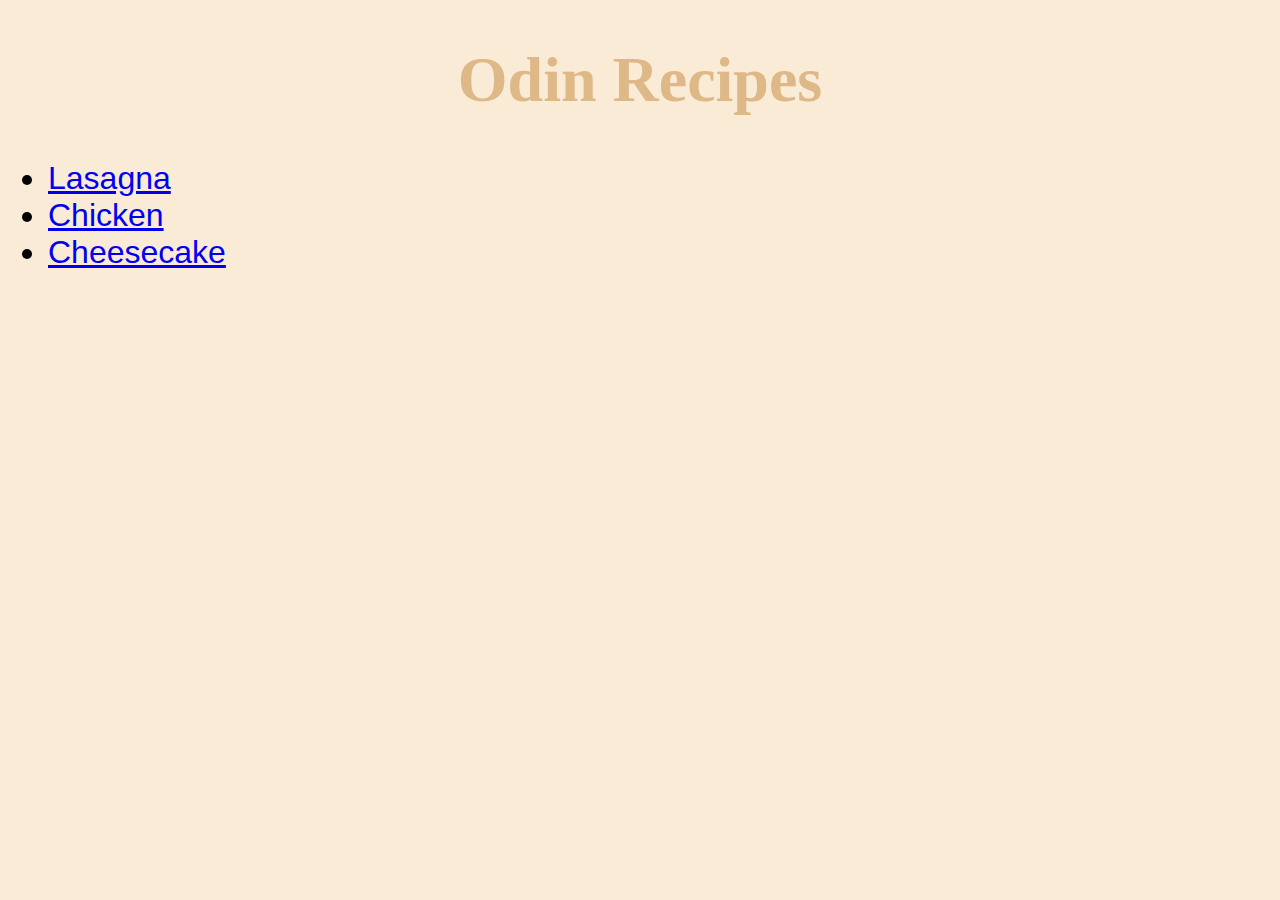
<file: index.html>
<!DOCTYPE html>
<html lang="en">
    <head>
        <meta charset="utf-8">
        <title>Odin Recipe</title>
        <link rel="stylesheet" href="style.css">
    </head>

    <body>
        <h1 class="title">Odin Recipes</h1>
        <ul id='main-list'>
            <li class='main-items'><a href="recipes/lasagna.html">Lasagna</a></li>
            <li class='main-items'><a href="recipes/chicken.html">Chicken</a></li>
            <li class='main-items'><a href="recipes/cheesecake.html">Cheesecake</a></li>
        </ul>
    </body>


</html>
</file>
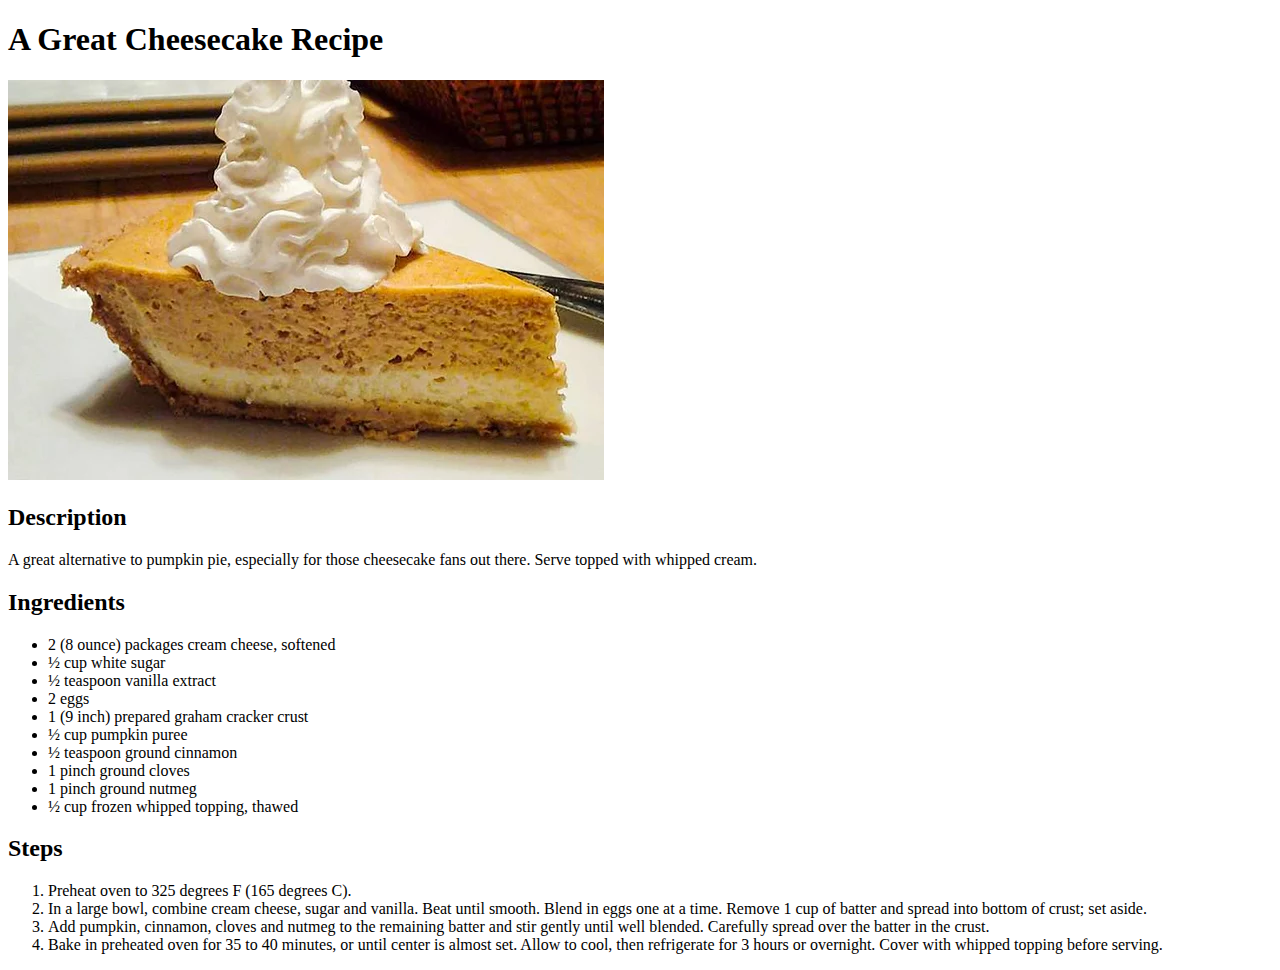
<file: cheesecake.html>
<!DOCTYPE html>
<html>
    <head>
        <meta charset="utf-8">
        <title>Recipes - Cheesecake</title>
    </head>

    <body>
        <h1>A Great Cheesecake Recipe</h1>

        <img src="img/cheesecake.jpg" alt="A Picture of Cheesecake">

        <h2>Description</h2>
        
        <p>A great alternative to pumpkin pie, especially for those cheesecake fans out there. Serve topped with whipped cream.</p>

        <h2>Ingredients</h2>

        <ul>
            <li>2 (8 ounce) packages cream cheese, softened </li>
            <li>½ cup white sugar </li>
            <li>½ teaspoon vanilla extract</li>
            <li>2 eggs</li>
            <li>1 (9 inch) prepared graham cracker crust</li>
            <li>½ cup pumpkin puree</li>
            <li>½ teaspoon ground cinnamon</li>
            <li>1 pinch ground cloves</li>
            <li>1 pinch ground nutmeg</li>
            <li>½ cup frozen whipped topping, thawed </li>

        </ul>

        <h2>Steps</h2>

        <ol>
            <li>Preheat oven to 325 degrees F (165 degrees C).</li>
            <li>In a large bowl, combine cream cheese, sugar and vanilla. Beat until smooth. Blend in eggs one at a time. Remove 1 cup of batter and spread into bottom of crust; set aside.</li>
            <li>Add pumpkin, cinnamon, cloves and nutmeg to the remaining batter and stir gently until well blended. Carefully spread over the batter in the crust.</li>
            <li>Bake in preheated oven for 35 to 40 minutes, or until center is almost set. Allow to cool, then refrigerate for 3 hours or overnight. Cover with whipped topping before serving.</li>
        </ol>
    </body>
</html>
</file>
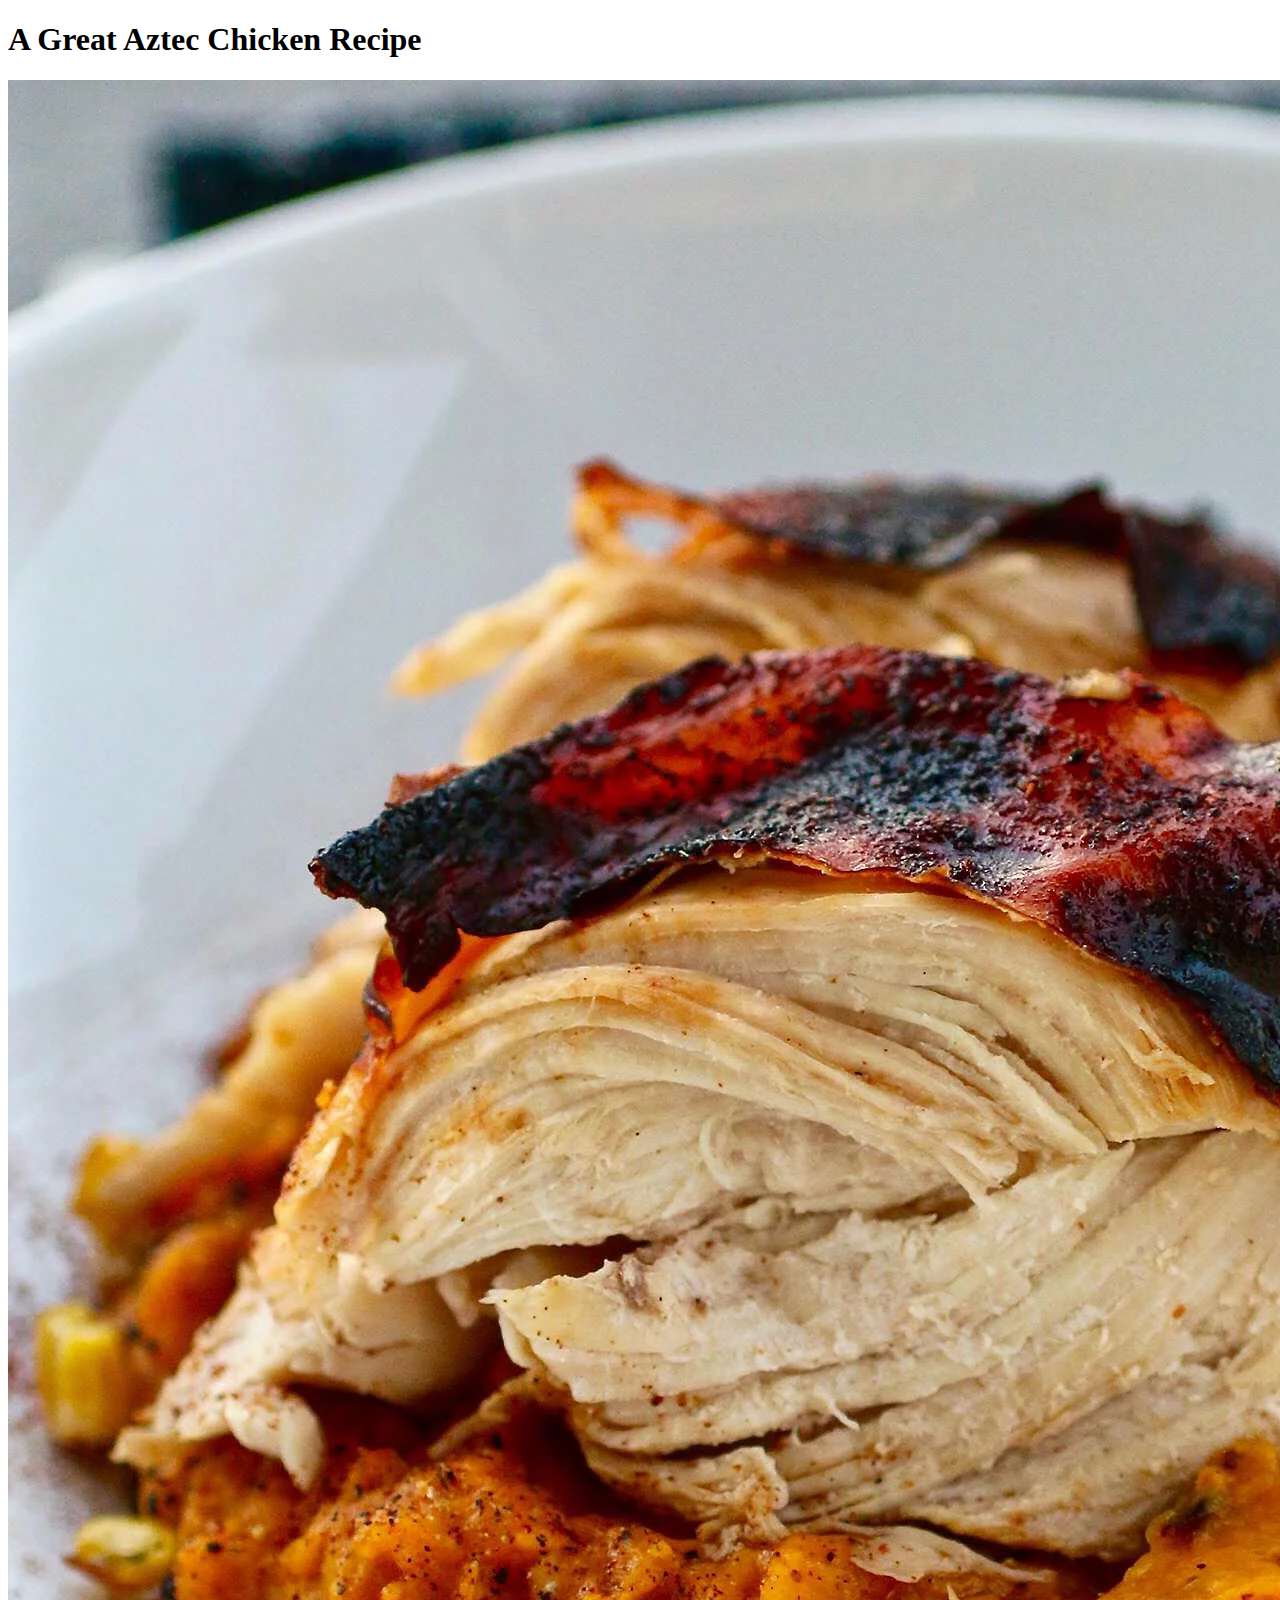
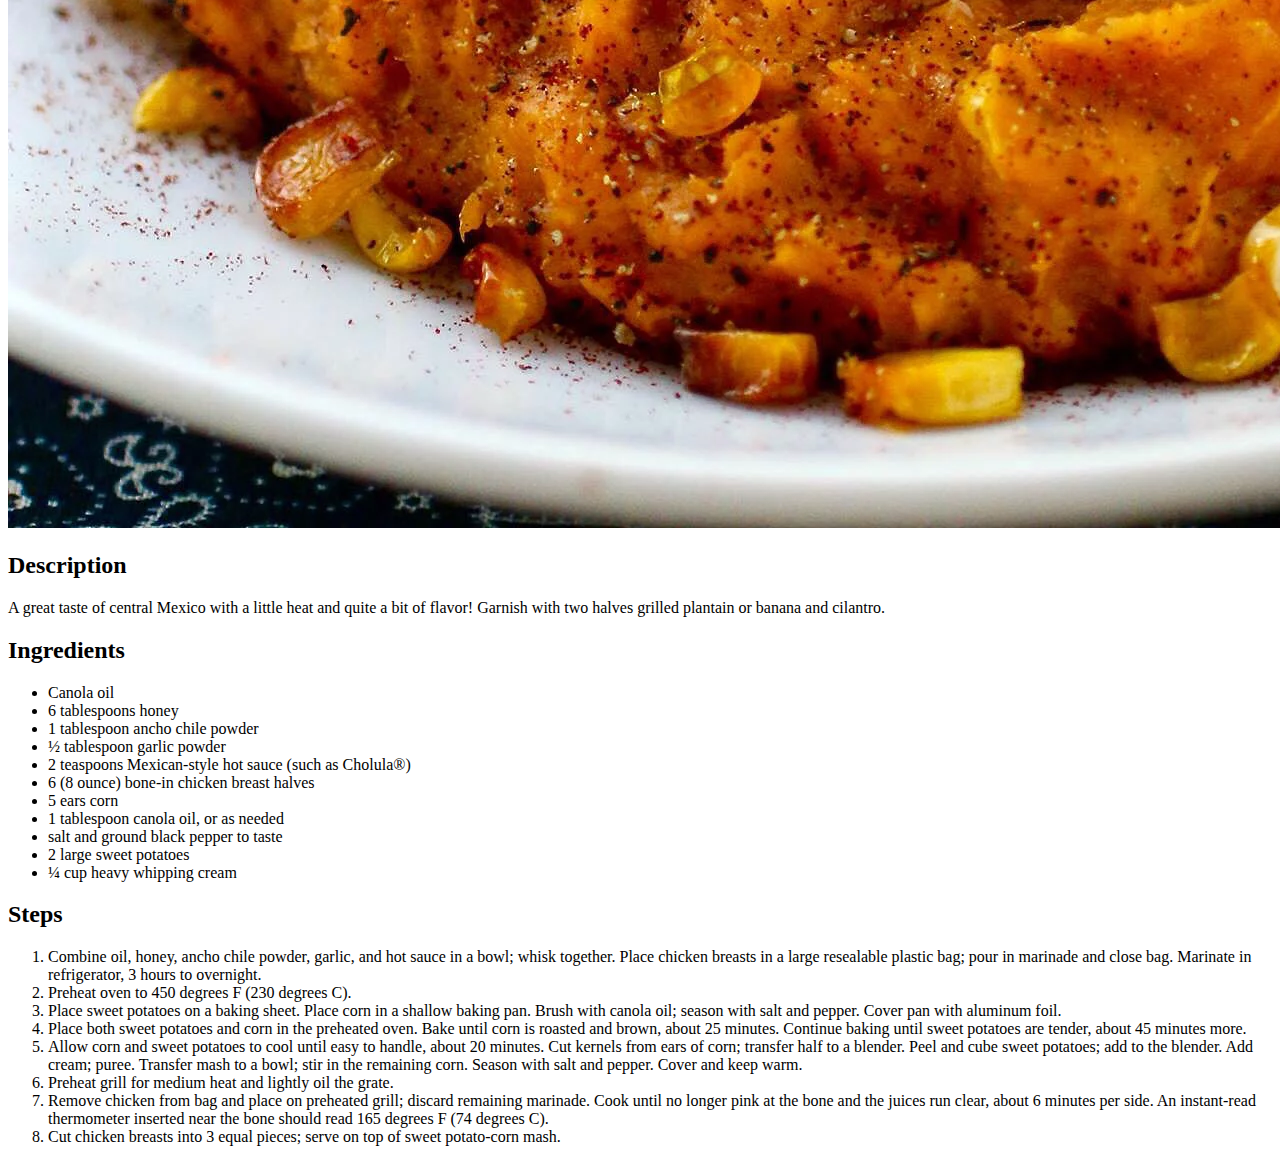
<file: chicken.html>
<!DOCTYPE html>
<html>
    <head>
        <meta charset="utf-8">
        <title>Recipes - Aztec Chicken</title>
    </head>

    <body>
        <h1>A Great Aztec Chicken Recipe</h1>

        <img src="img/chicken.jpg" alt="A Picture of Chicken">

        <h2>Description</h2>
        
        <p>A great taste of central Mexico with a little heat and quite a bit of flavor! Garnish with two halves grilled plantain or banana and cilantro.</p>

        <h2>Ingredients</h2>

        <ul>
            <li>Canola oil</li>
            <li>6 tablespoons honey </li>
            <li>1 tablespoon ancho chile powder </li>
            <li>½ tablespoon garlic powder </li>
            <li>2 teaspoons Mexican-style hot sauce (such as Cholula®) </li>
            <li>6 (8 ounce) bone-in chicken breast halves</li>
            <li>5 ears corn </li>
            <li>1 tablespoon canola oil, or as needed </li>
            <li>salt and ground black pepper to taste </li>
            <li>2 large sweet potatoes </li>
            <li>¼ cup heavy whipping cream </li>
        </ul>

        <h2>Steps</h2>

        <ol>
            <li>Combine oil, honey, ancho chile powder, garlic, and hot sauce in a bowl; whisk together. Place chicken breasts in a large resealable plastic bag; pour in marinade and close bag. Marinate in refrigerator, 3 hours to overnight.</li>
            <li>Preheat oven to 450 degrees F (230 degrees C).</li>
            <li>Place sweet potatoes on a baking sheet. Place corn in a shallow baking pan. Brush with canola oil; season with salt and pepper. Cover pan with aluminum foil.</li>
            <li>Place both sweet potatoes and corn in the preheated oven. Bake until corn is roasted and brown, about 25 minutes. Continue baking until sweet potatoes are tender, about 45 minutes more.</li>
            <li>Allow corn and sweet potatoes to cool until easy to handle, about 20 minutes. Cut kernels from ears of corn; transfer half to a blender. Peel and cube sweet potatoes; add to the blender. Add cream; puree. Transfer mash to a bowl; stir in the remaining corn. Season with salt and pepper. Cover and keep warm.</li>
            <li>Preheat grill for medium heat and lightly oil the grate.</li>
            <li>Remove chicken from bag and place on preheated grill; discard remaining marinade. Cook until no longer pink at the bone and the juices run clear, about 6 minutes per side. An instant-read thermometer inserted near the bone should read 165 degrees F (74 degrees C).</li>
            <li>Cut chicken breasts into 3 equal pieces; serve on top of sweet potato-corn mash.</li>

        </ol>
    </body>
</html>
</file>
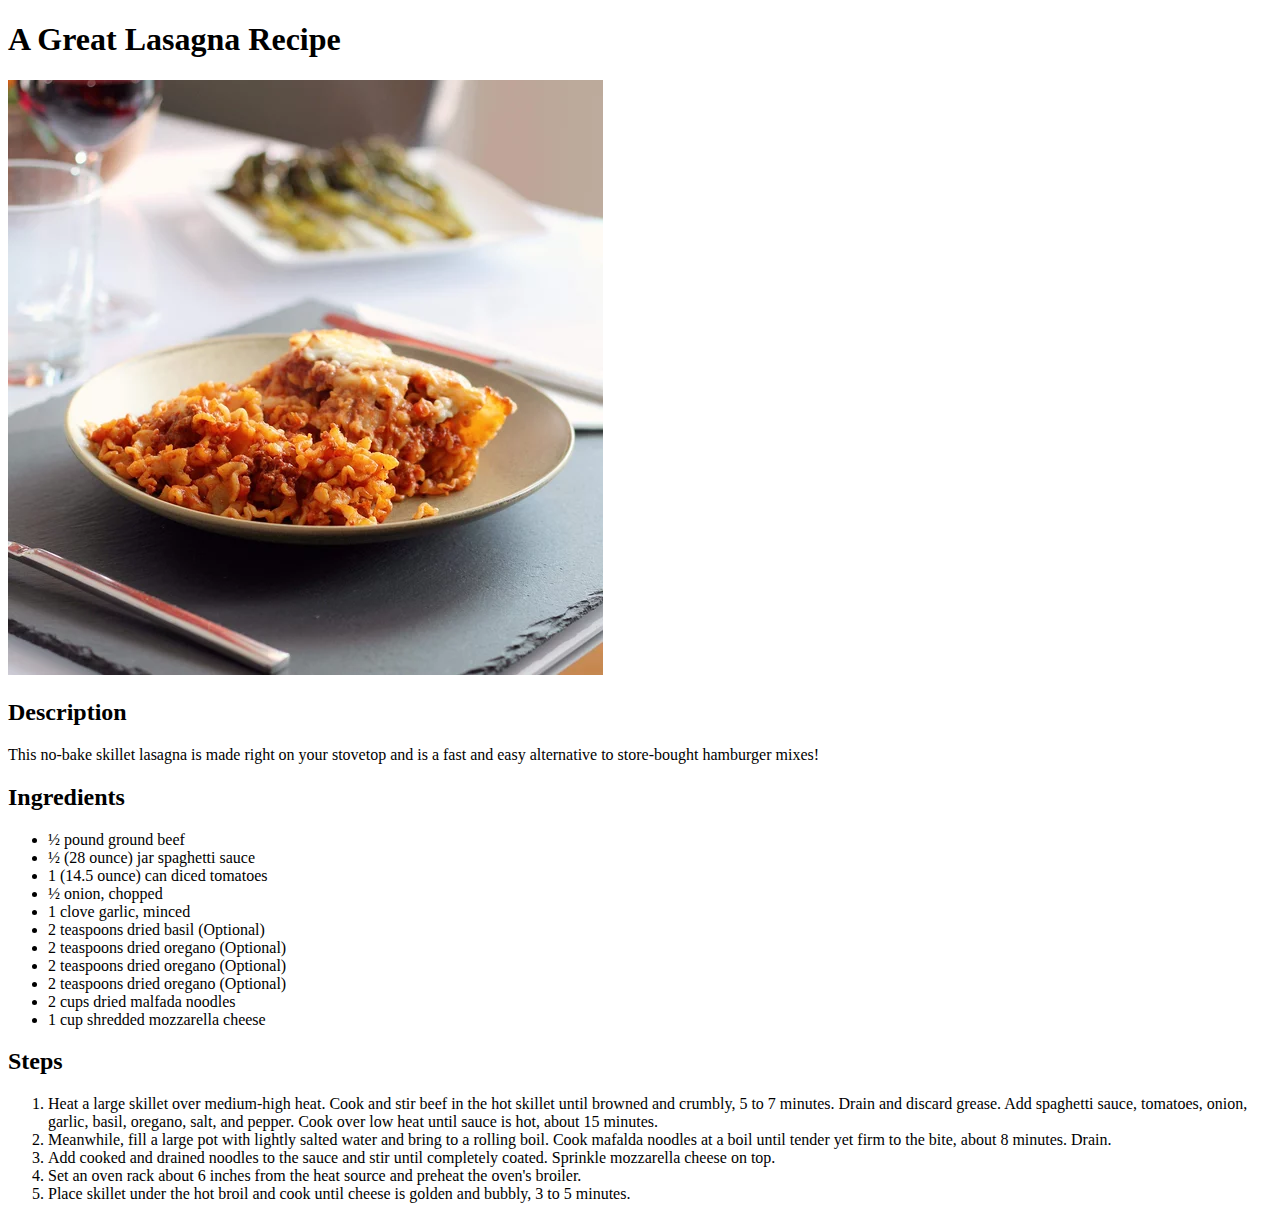
<file: lasagna.html>
<!DOCTYPE html>
<html>
    <head>
        <meta charset="utf-8">
        <title>Recipes - Lasagna</title>
    </head>

    <body>
        <h1>A Great Lasagna Recipe</h1>

        <img src="img/lasagna.jpg" alt="A Picture of Lasagna">

        <h2>Description</h2>
        
        <p>This no-bake skillet lasagna is made right on your stovetop and is a fast and easy alternative to store-bought hamburger mixes!</p>

        <h2>Ingredients</h2>

        <ul>
            <li>½ pound ground beef </li>
            <li>½ (28 ounce) jar spaghetti sauce </li>
            <li>1 (14.5 ounce) can diced tomatoes </li>
            <li>½ onion, chopped </li>
            <li>1 clove garlic, minced </li>
            <li>2 teaspoons dried basil (Optional)</li>
            <li>2 teaspoons dried oregano (Optional)</li>
            <li>2 teaspoons dried oregano (Optional)</li>
            <li>2 teaspoons dried oregano (Optional)</li>
            <li>2 cups dried malfada noodles </li>
            <li>1 cup shredded mozzarella cheese </li>
        </ul>

        <h2>Steps</h2>

        <ol>
            <li>Heat a large skillet over medium-high heat. Cook and stir beef in the hot skillet until browned and crumbly, 5 to 7 minutes. Drain and discard grease. Add spaghetti sauce, tomatoes, onion, garlic, basil, oregano, salt, and pepper. Cook over low heat until sauce is hot, about 15 minutes.</li>
            <li>Meanwhile, fill a large pot with lightly salted water and bring to a rolling boil. Cook mafalda noodles at a boil until tender yet firm to the bite, about 8 minutes. Drain.</li>
            <li>Add cooked and drained noodles to the sauce and stir until completely coated. Sprinkle mozzarella cheese on top.</li>
            <li>Set an oven rack about 6 inches from the heat source and preheat the oven's broiler.</li>
            <li>Place skillet under the hot broil and cook until cheese is golden and bubbly, 3 to 5 minutes.</li>

        </ol>
    </body>
</html>
</file>
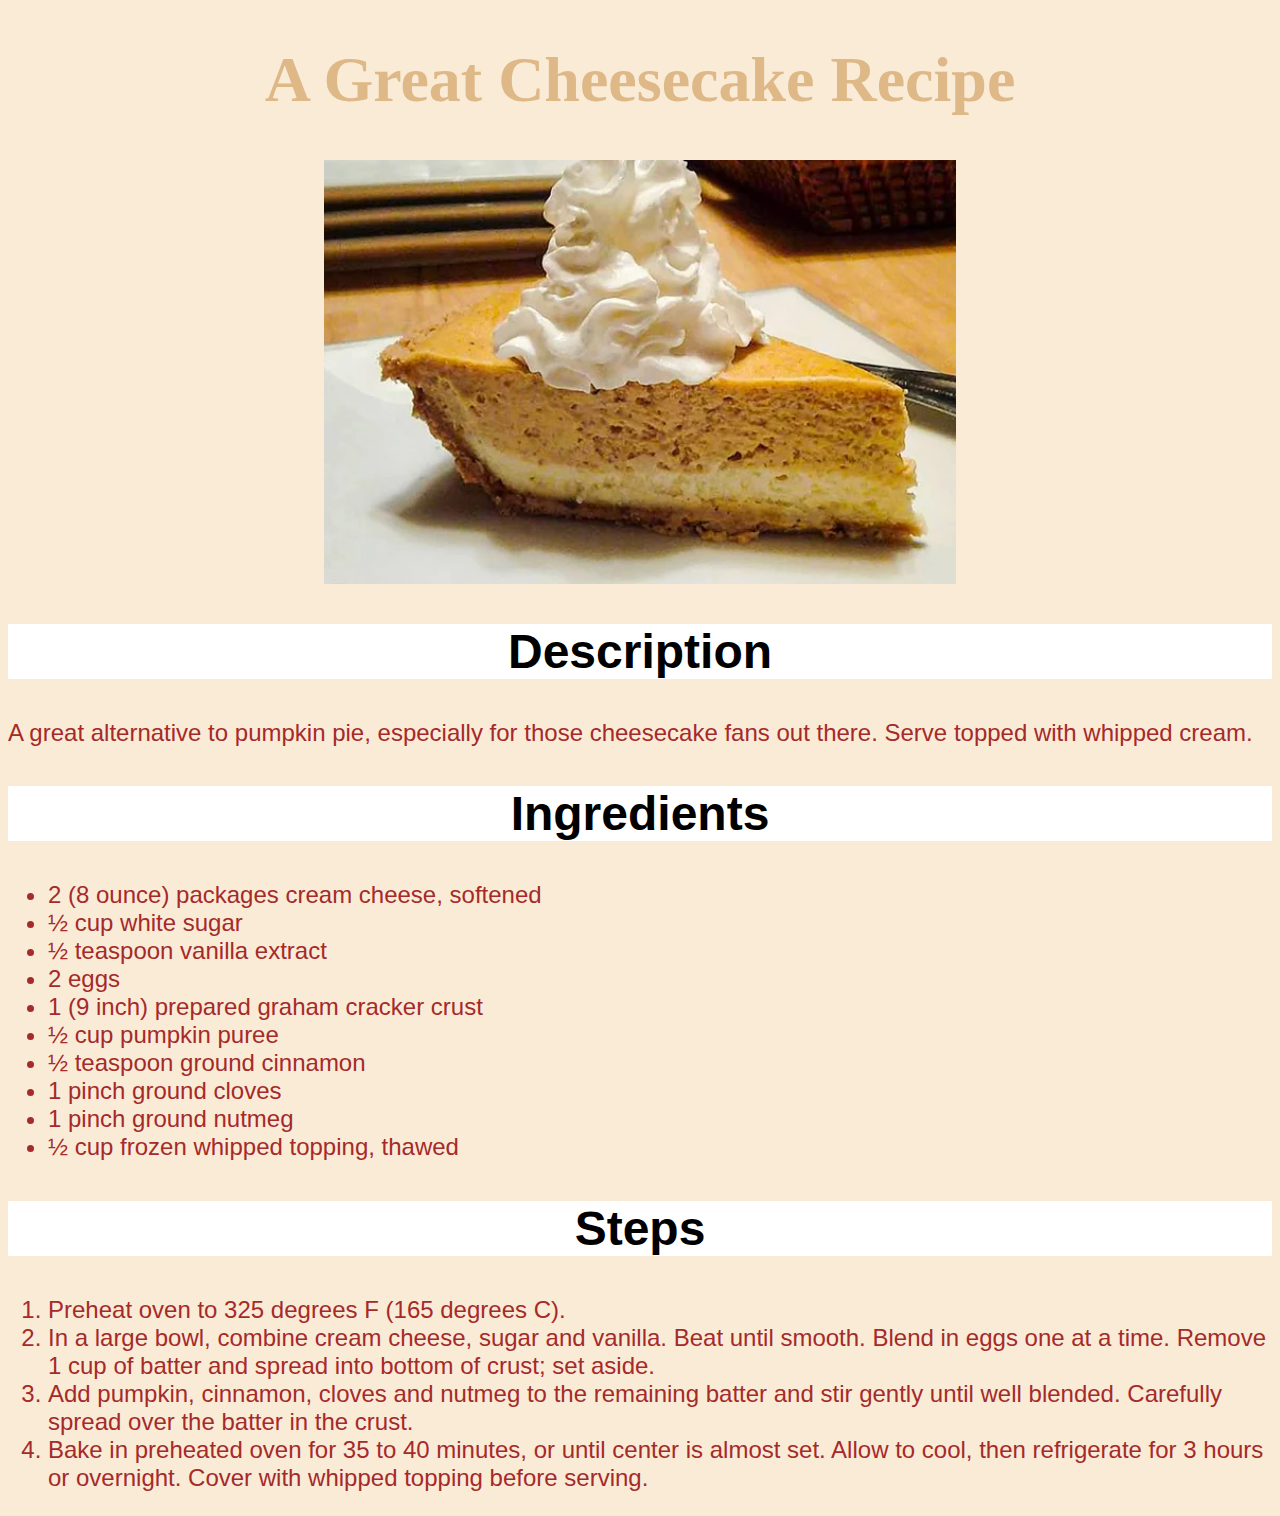
<file: recipes/cheesecake.html>
<!DOCTYPE html>
<html>
    <head>
        <meta charset="utf-8">
        <title>Recipes - Cheesecake</title>
        <link rel="stylesheet" href="../style.css">
    </head>

    <body>
        <h1 class='title'>A Great Cheesecake Recipe</h1>

        <img class='main-picture' src="../img/cheesecake.jpg" alt="A Picture of Cheesecake">

        <h2 class='section-header'>Description</h2>    
        <p class='descriptions'>A great alternative to pumpkin pie, especially for those cheesecake fans out there. Serve topped with whipped cream.</p>

        <h2 class='section-header'>Ingredients</h2>
        <ul class='descriptions'>
            <li>2 (8 ounce) packages cream cheese, softened </li>
            <li>½ cup white sugar </li>
            <li>½ teaspoon vanilla extract</li>
            <li>2 eggs</li>
            <li>1 (9 inch) prepared graham cracker crust</li>
            <li>½ cup pumpkin puree</li>
            <li>½ teaspoon ground cinnamon</li>
            <li>1 pinch ground cloves</li>
            <li>1 pinch ground nutmeg</li>
            <li>½ cup frozen whipped topping, thawed </li>
        </ul>

        <h2 class='section-header'>Steps</h2>

        <ol class='descriptions'>
            <li>Preheat oven to 325 degrees F (165 degrees C).</li>
            <li>In a large bowl, combine cream cheese, sugar and vanilla. Beat until smooth. Blend in eggs one at a time. Remove 1 cup of batter and spread into bottom of crust; set aside.</li>
            <li>Add pumpkin, cinnamon, cloves and nutmeg to the remaining batter and stir gently until well blended. Carefully spread over the batter in the crust.</li>
            <li>Bake in preheated oven for 35 to 40 minutes, or until center is almost set. Allow to cool, then refrigerate for 3 hours or overnight. Cover with whipped topping before serving.</li>
        </ol>

    </body>
</html>
</file>
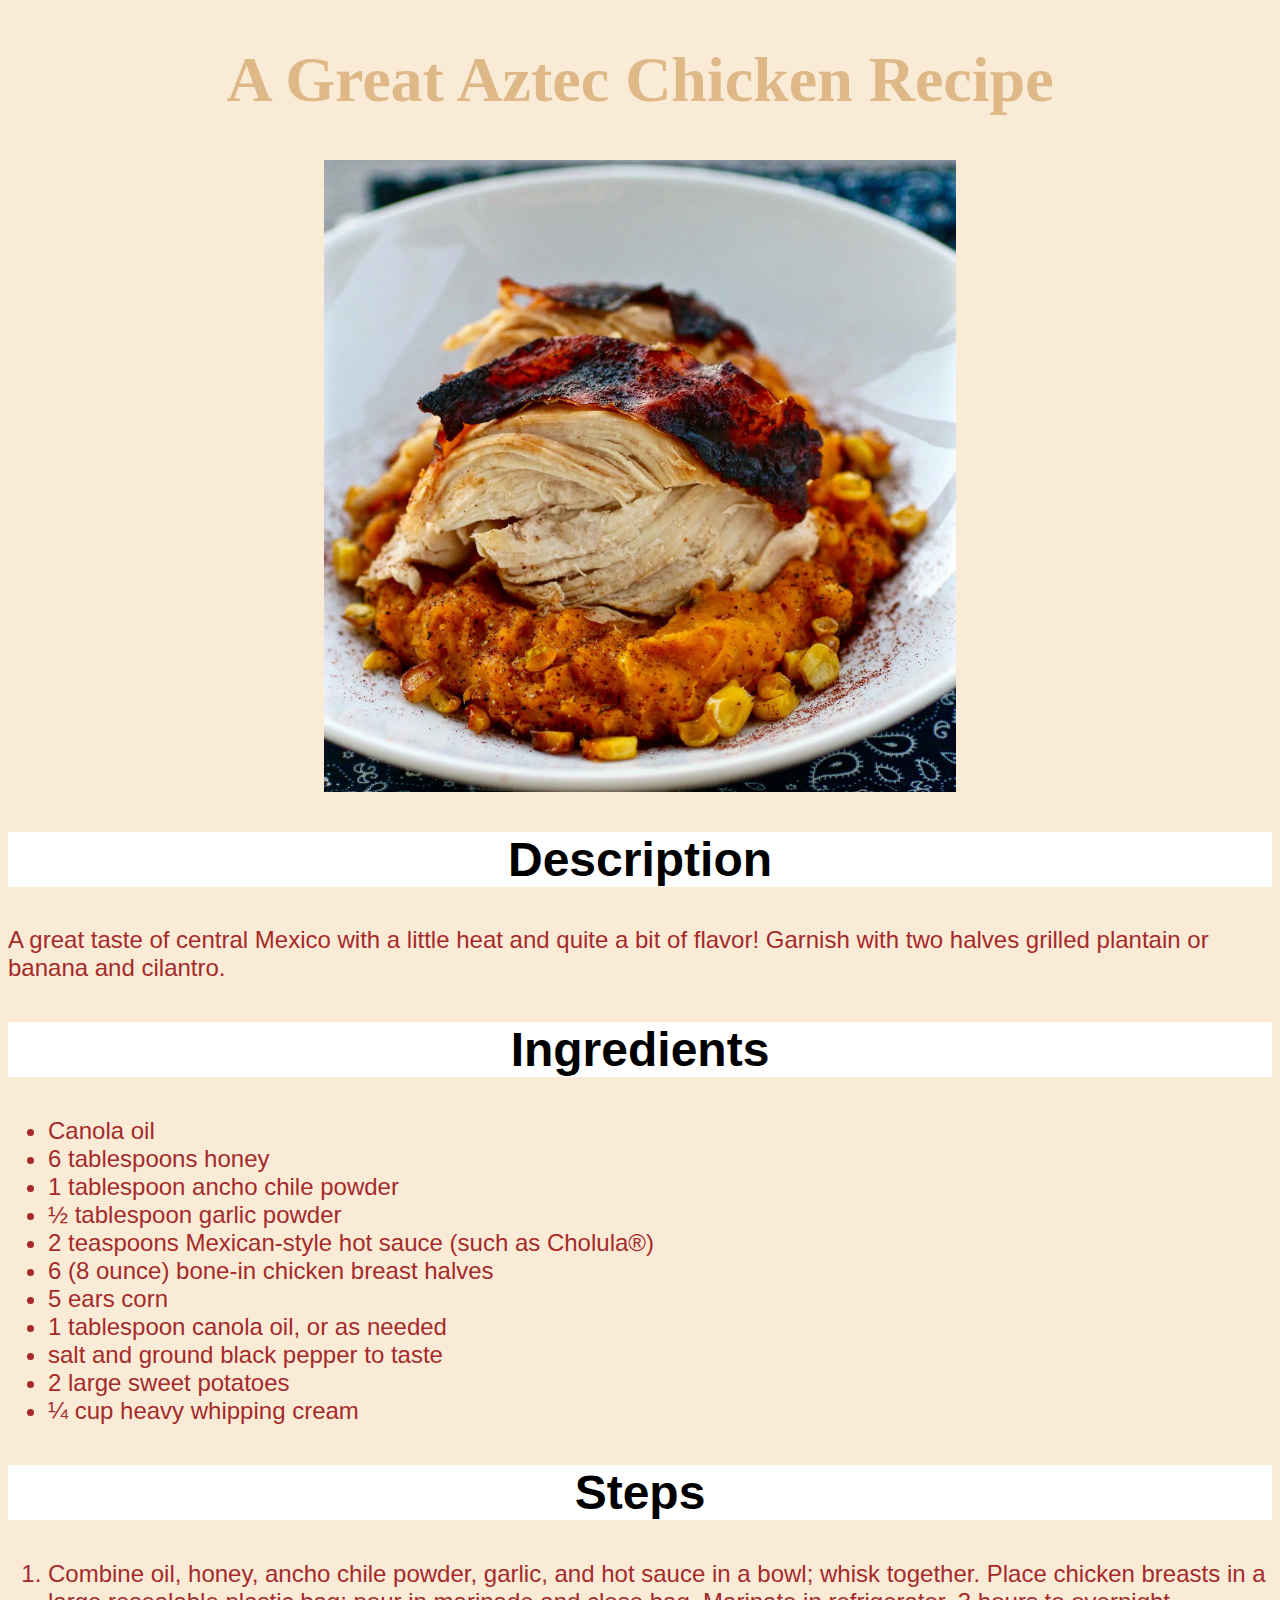
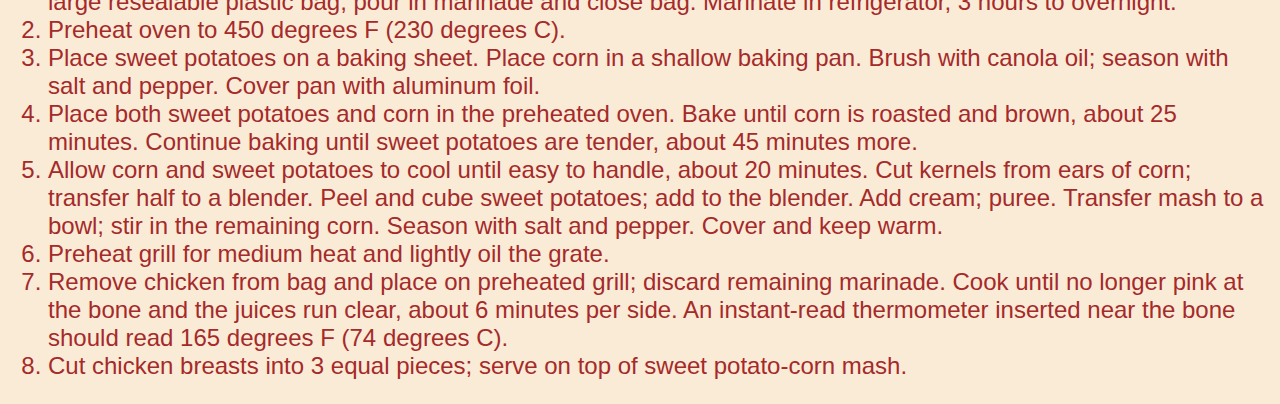
<file: recipes/chicken.html>
<!DOCTYPE html>
<html>
    <head>
        <meta charset="utf-8">
        <title>Recipes - Aztec Chicken</title>
        <link rel="stylesheet" href="../style.css">

    </head>

    <body>
        <h1 class='title'>A Great Aztec Chicken Recipe</h1>

        <img class='main-picture' src="../img/chicken.jpg" alt="A Picture of Chicken">

        <h2 class='section-header'>Description</h2>
        
        <p class='descriptions'>A great taste of central Mexico with a little heat and quite a bit of flavor! Garnish with two halves grilled plantain or banana and cilantro.</p>

        <h2 class='section-header'>Ingredients</h2>

        <ul class='descriptions'>
            <li>Canola oil</li>
            <li>6 tablespoons honey </li>
            <li>1 tablespoon ancho chile powder </li>
            <li>½ tablespoon garlic powder </li>
            <li>2 teaspoons Mexican-style hot sauce (such as Cholula®) </li>
            <li>6 (8 ounce) bone-in chicken breast halves</li>
            <li>5 ears corn </li>
            <li>1 tablespoon canola oil, or as needed </li>
            <li>salt and ground black pepper to taste </li>
            <li>2 large sweet potatoes </li>
            <li>¼ cup heavy whipping cream </li>
        </ul>

        <h2 class='section-header'>Steps</h2>

        <ol class='descriptions'>
            <li>Combine oil, honey, ancho chile powder, garlic, and hot sauce in a bowl; whisk together. Place chicken breasts in a large resealable plastic bag; pour in marinade and close bag. Marinate in refrigerator, 3 hours to overnight.</li>
            <li>Preheat oven to 450 degrees F (230 degrees C).</li>
            <li>Place sweet potatoes on a baking sheet. Place corn in a shallow baking pan. Brush with canola oil; season with salt and pepper. Cover pan with aluminum foil.</li>
            <li>Place both sweet potatoes and corn in the preheated oven. Bake until corn is roasted and brown, about 25 minutes. Continue baking until sweet potatoes are tender, about 45 minutes more.</li>
            <li>Allow corn and sweet potatoes to cool until easy to handle, about 20 minutes. Cut kernels from ears of corn; transfer half to a blender. Peel and cube sweet potatoes; add to the blender. Add cream; puree. Transfer mash to a bowl; stir in the remaining corn. Season with salt and pepper. Cover and keep warm.</li>
            <li>Preheat grill for medium heat and lightly oil the grate.</li>
            <li>Remove chicken from bag and place on preheated grill; discard remaining marinade. Cook until no longer pink at the bone and the juices run clear, about 6 minutes per side. An instant-read thermometer inserted near the bone should read 165 degrees F (74 degrees C).</li>
            <li>Cut chicken breasts into 3 equal pieces; serve on top of sweet potato-corn mash.</li>

        </ol>
    </body>
</html>
</file>
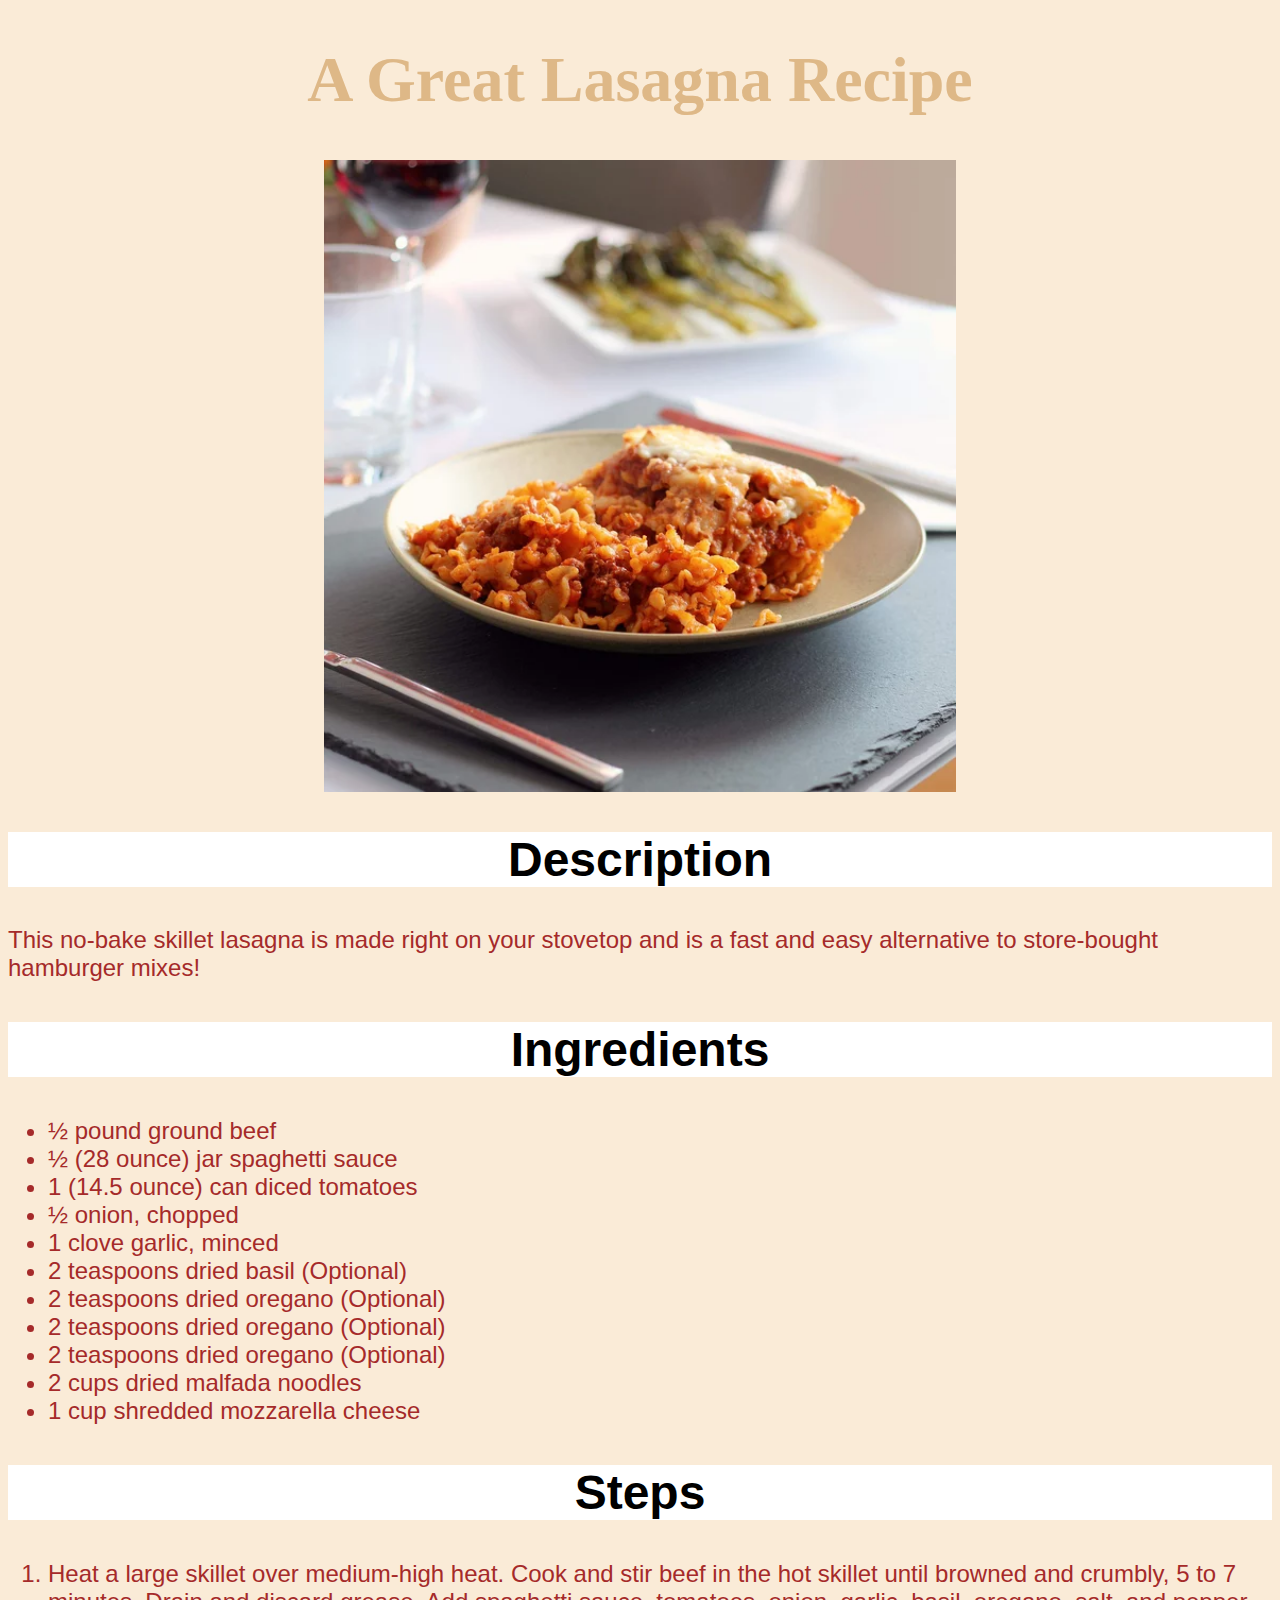
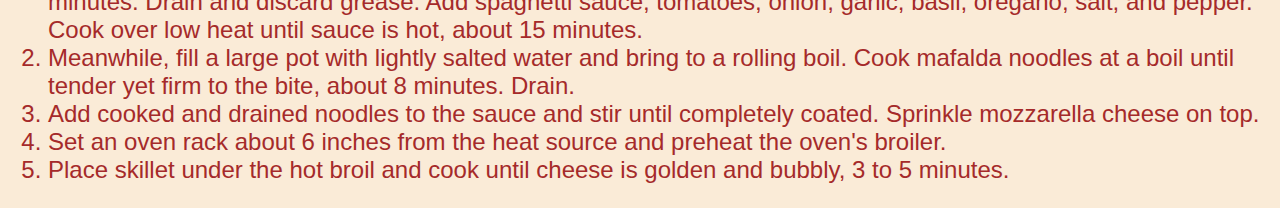
<file: recipes/lasagna.html>
<!DOCTYPE html>
<html>
    <head>
        <meta charset="utf-8">
        <title>Recipes - Lasagna</title>
        <link rel="stylesheet" href="../style.css">

    </head>

    <body>
        <h1 class='title'>A Great Lasagna Recipe</h1>

        <img class='main-picture' src="../img/lasagna.jpg" alt="A Picture of Lasagna">

        <h2 class='section-header'>Description</h2>
        
        <p class='descriptions'>This no-bake skillet lasagna is made right on your stovetop and is a fast and easy alternative to store-bought hamburger mixes!</p>

        <h2 class='section-header'>Ingredients</h2>

        <ul class='descriptions'>
            <li>½ pound ground beef </li>
            <li>½ (28 ounce) jar spaghetti sauce </li>
            <li>1 (14.5 ounce) can diced tomatoes </li>
            <li>½ onion, chopped </li>
            <li>1 clove garlic, minced </li>
            <li>2 teaspoons dried basil (Optional)</li>
            <li>2 teaspoons dried oregano (Optional)</li>
            <li>2 teaspoons dried oregano (Optional)</li>
            <li>2 teaspoons dried oregano (Optional)</li>
            <li>2 cups dried malfada noodles </li>
            <li>1 cup shredded mozzarella cheese </li>
        </ul>

        <h2 class='section-header'>Steps</h2>

        <ol class='descriptions'>
            <li>Heat a large skillet over medium-high heat. Cook and stir beef in the hot skillet until browned and crumbly, 5 to 7 minutes. Drain and discard grease. Add spaghetti sauce, tomatoes, onion, garlic, basil, oregano, salt, and pepper. Cook over low heat until sauce is hot, about 15 minutes.</li>
            <li>Meanwhile, fill a large pot with lightly salted water and bring to a rolling boil. Cook mafalda noodles at a boil until tender yet firm to the bite, about 8 minutes. Drain.</li>
            <li>Add cooked and drained noodles to the sauce and stir until completely coated. Sprinkle mozzarella cheese on top.</li>
            <li>Set an oven rack about 6 inches from the heat source and preheat the oven's broiler.</li>
            <li>Place skillet under the hot broil and cook until cheese is golden and bubbly, 3 to 5 minutes.</li>

        </ol>
    </body>
</html>
</file>
<file: style.css>
* {
    background-color: antiquewhite;
    font-family: "Helvetica", sans-serif;
}


.section-header {
    background-color: white;
    font-size:48px;
    text-align: center;
}
.title {
    text-align: center;
    font-size: 64px;
    font-family: "Garamond", serif;
    color: burlywood;
}

.descriptions {
    font-size: 24px;
    color: brown;
}

.main-picture {
    height:auto;
    width:50%;
    display: block;
    margin:auto;
}

.main-items{
    font-size:32px;
}

#main-list{
    text-align: left;
}
</file>
